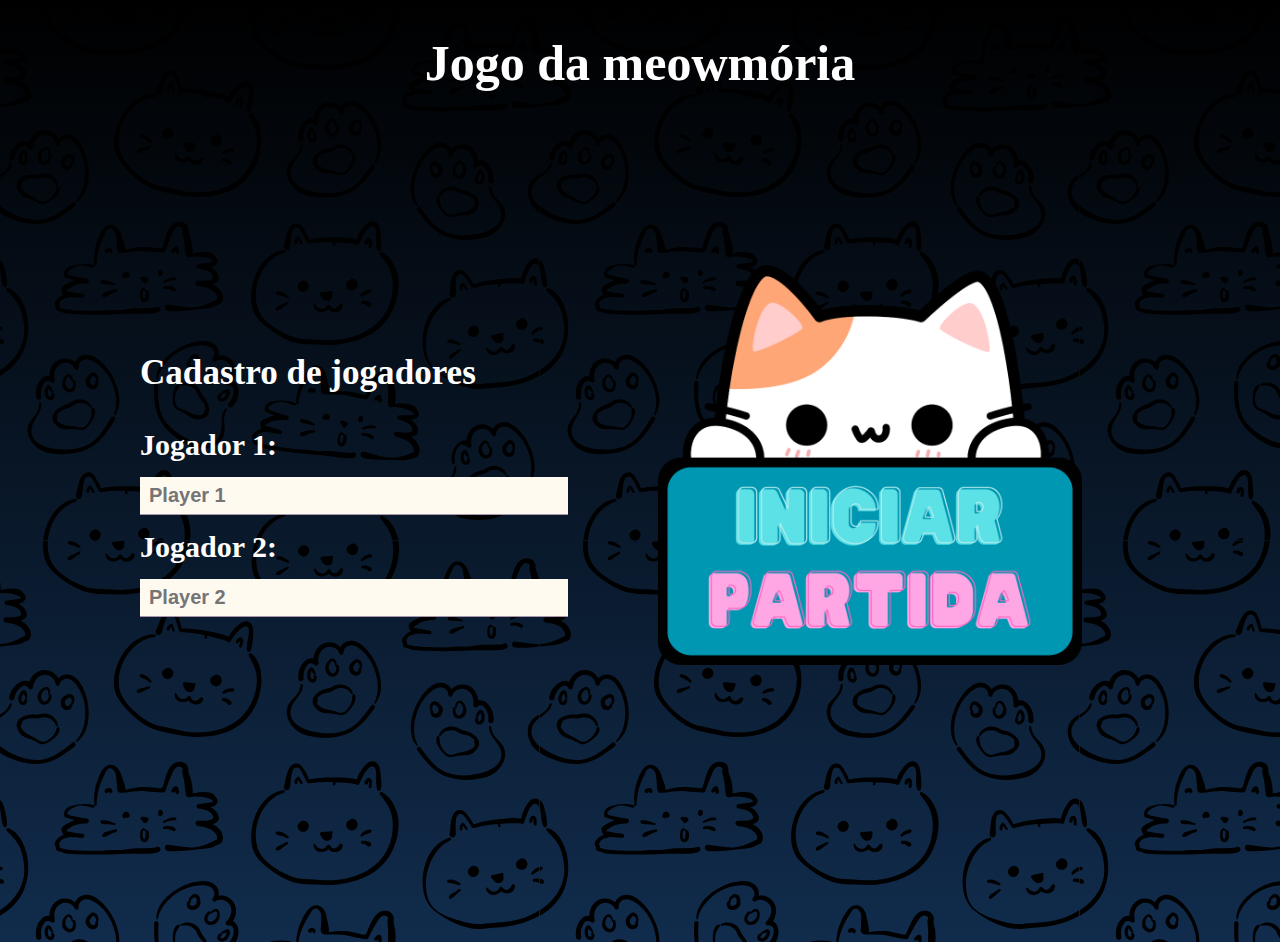
<file: index.html>
<!DOCTYPE html>
<html lang="en">
<head>
    <meta charset="UTF-8">
    <meta name="viewport" content="width=device-width, initial-scale=1.0">
    <title>Jogo da meowmória</title>
    <link rel="stylesheet" type="text/css" href="style.css">
</head>
<body>
    
    <div><h1>Jogo da meowmória</h1></div>
    
    <section class="login">
        <div class="login_box">
          <div class="left">
            <div class="contact">
              <form>
                <h3>Cadastro de jogadores</h3>
                <label for="player1Name">Jogador 1: </label>
                <input type="text" placeholder="Player 1" id="player1Name">
                <label for="player2Name">Jogador 2: </label>
                <input type="text" placeholder="Player 2" id="player2Name">
              </form>
            </div>
          </div>

          <div class="right">
            <a href="tabuleiro.html">
                <img src="/assets/botaoIniciar.png" alt="Imagem de Botão" class="image-button" onclick="setPlayers('12')">
            </a>
          </div>
      </section>
    
    
    
      <script>
        var data = {};
        var json;
    
        function setPlayers(size) {
          localStorage.setItem("player1", document.getElementById("player1Name").value);
          localStorage.setItem("player2", document.getElementById("player2Name").value);
          localStorage.setItem("size", size);
    
          data = localStorage.getItem("data") ? JSON.parse(localStorage.getItem("data")) : {};
    
          json = JSON.stringify(data);
          localStorage.setItem("data", json);
        }
      </script>
    
      <script src="./index.js"></script>
</body>
</html>
</file>
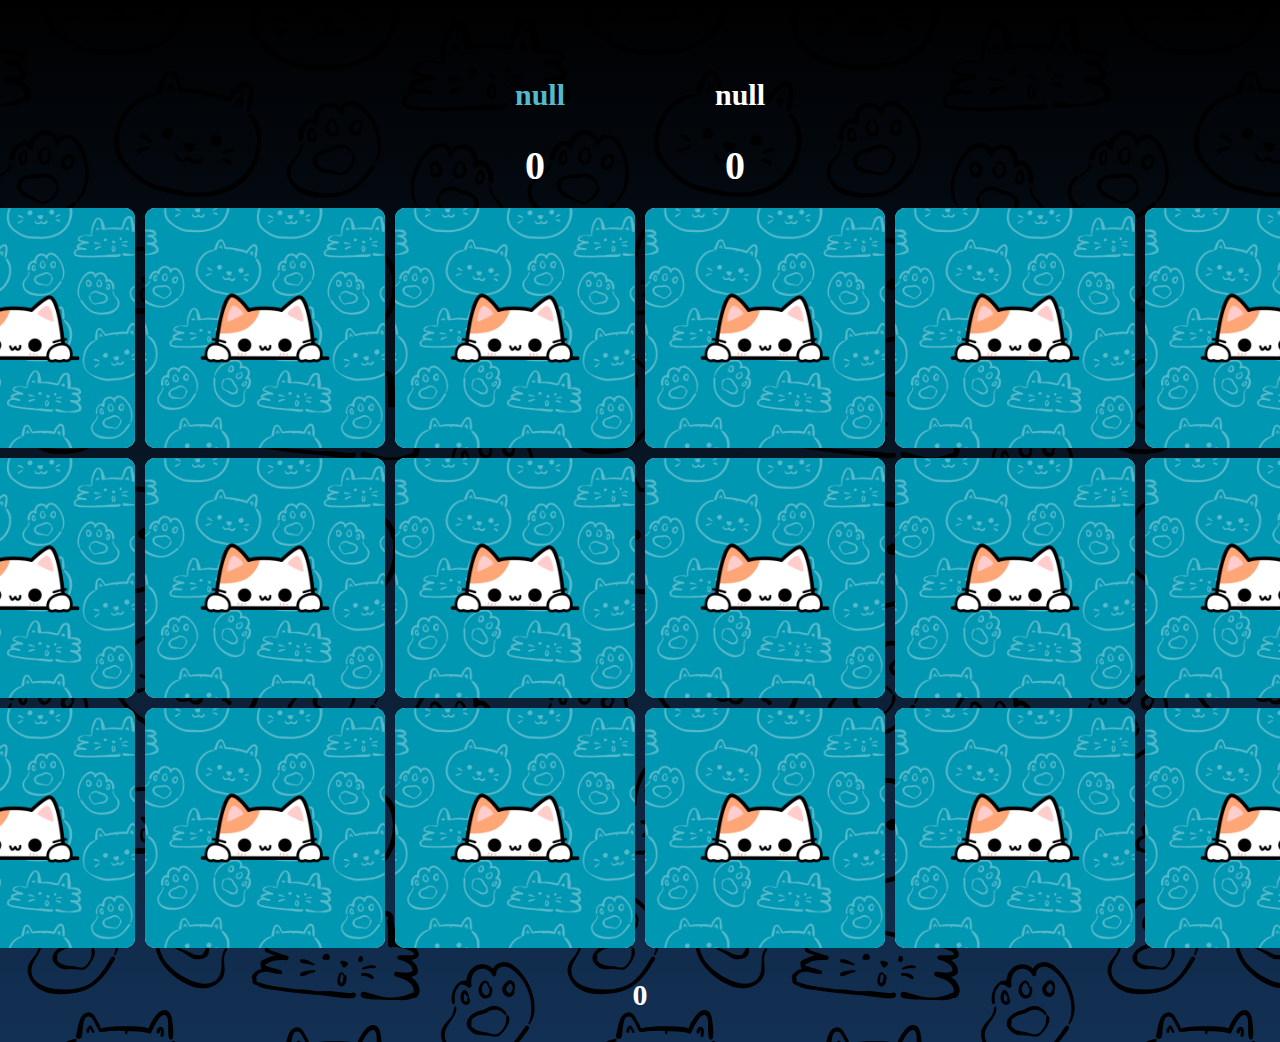
<file: tabuleiro.html>
<!DOCTYPE html>
<html>
  <head>
    <meta charset="utf-8">
    <title>Jogo da meowmória</title>
    <link rel="stylesheet" type="text/css" href="style.css">
  </head>
  <body onload="javascript:getPlayers()">
    <div class="actions">
      <section class="labels">
      <div class="p1">
          <p id="LBL_player1">&nbsp;</p><span id="player1Score">0&nbsp;</span>
      </div>
      <div class="p2">
          <p id="LBL_player2">&nbsp;</p><span id="player2Score">0&nbsp;</span>
      </div>
      </section>
    </div>
    
    <div class="grid-container">
    </div>
    <p><span class="score"></span></p>
    <script src="index.js"></script>
  </body>
</html>
</file>
<file: style.css>
body {
  min-height: 100vh;
  min-width: 100vh;
  background-color: #12181f;
  background-image: url('/assets/fundo.png');
  color: white;
}

h1 {
    text-align: center;
    font-weight: 700;
    font-size: 50px;
}

p {
    text-align: center;
    font-size: 30px;
    font-weight: bold;
}

.actions {
    display: flex;
    justify-content: center;
}

.labels {
  font-size: 40px;
  color: #fff;
  font-weight: bold;
  position: relative;
  display: flex;
  top: 40px;
  margin-bottom: 50px;
  width: 400px;
  height: 150px;
}

div.p1 {
  width: 300px;
  text-align: center;
  flex: 0 0 50%
}

div.p2 {
  width: 300px;
  flex: 1;
  text-align: center;
}

.actions button {
    padding: 8px 16px;
    font-size: 30px;
    border-radius: 10px;
    background-color: #27ae60;
    color: white;
}

.grid-container {
  display: grid;
  justify-content: center;
  grid-gap: 10px;
  grid-template-columns: repeat(6, 240px);
  grid-template-rows: repeat(3, 240px);
}

.card {
  height: calc(240px);
  width: 240px;
  border-radius: 10px;
  background-color: white;
  position: relative;
  transform-style: preserve-3d;
  transition: all 0.5s ease-in-out;
}

.front-image {
  width: 240px;
  height: 240px;
}

.card.flipped {
  transform: rotateY(180deg);
}

.front, .back {
    backface-visibility: hidden;
    position: absolute;
    border-radius: 10px;
    top: 0;
    left: 0;
    height: 100%;
    width: 100%;
}

.card .front {
  display: flex;
  justify-content: center;
  align-items: center;
}

.card .back {
  background-image: url('assets/pt_d_tras.png');
  background-position: center center;
  background-size: cover;
  backface-visibility: hidden;
}

.card .front {
  transform: rotateY(180deg);
}

/*Detalhes da pag inicial */

.login {
  height: 100%;
  width: 100%;
  position: center;
}

.login_box {
  width: 1050px;
  height: 600px;
  position: absolute;
  top: 50%;
  left: 50%;
  transform: translate(-50%, -50%);
  border-radius: 10px;
  display: flex;
}

.login_box .left {
  width: 41%;
  height: 100%;
  padding: 25px 25px;
}

.login_box .right {
  width: 59%;
  height: 100%;
  margin-top: 30px;
}

.left .contact {
  display: flex;
  align-items: center;
  justify-content: center;
  align-self: center;
  height: 100%;
  width: 100%;
  color: #ffffff;
  font-size: 30px;
  font-weight: bold;
}

.left input {
  border: none;
  width: 80%;
  margin: 15px 0px;
  border-bottom: 1px solid #4f30677d;
  padding: 7px 9px;
  width: 100%;
  overflow: hidden;
  background: floralwhite;
  font-weight: 600;
  font-size: 20px;
}

.right {
  display: flex;
  align-items: center;
  justify-content: center;
  align-self: center;
  height: 100%;
  width: 100%;
  
}

.image-button {
  width: 500px;
  height: auto; /* Mantém a proporção da imagem */
  cursor: pointer; /* Muda o cursor para indicar que é clicável */
  border: none; /* Remove qualquer borda padrão */
  display: block; /* Garante que a imagem se comporte como um bloco */
  transition: transform 0.3s ease; /* Adiciona uma transição suave ao efeito de transformação */
}

.image-button:hover {
  transform: scale(1.1); /* Aumenta ligeiramente a imagem ao passar o mouse */
}
</file>
